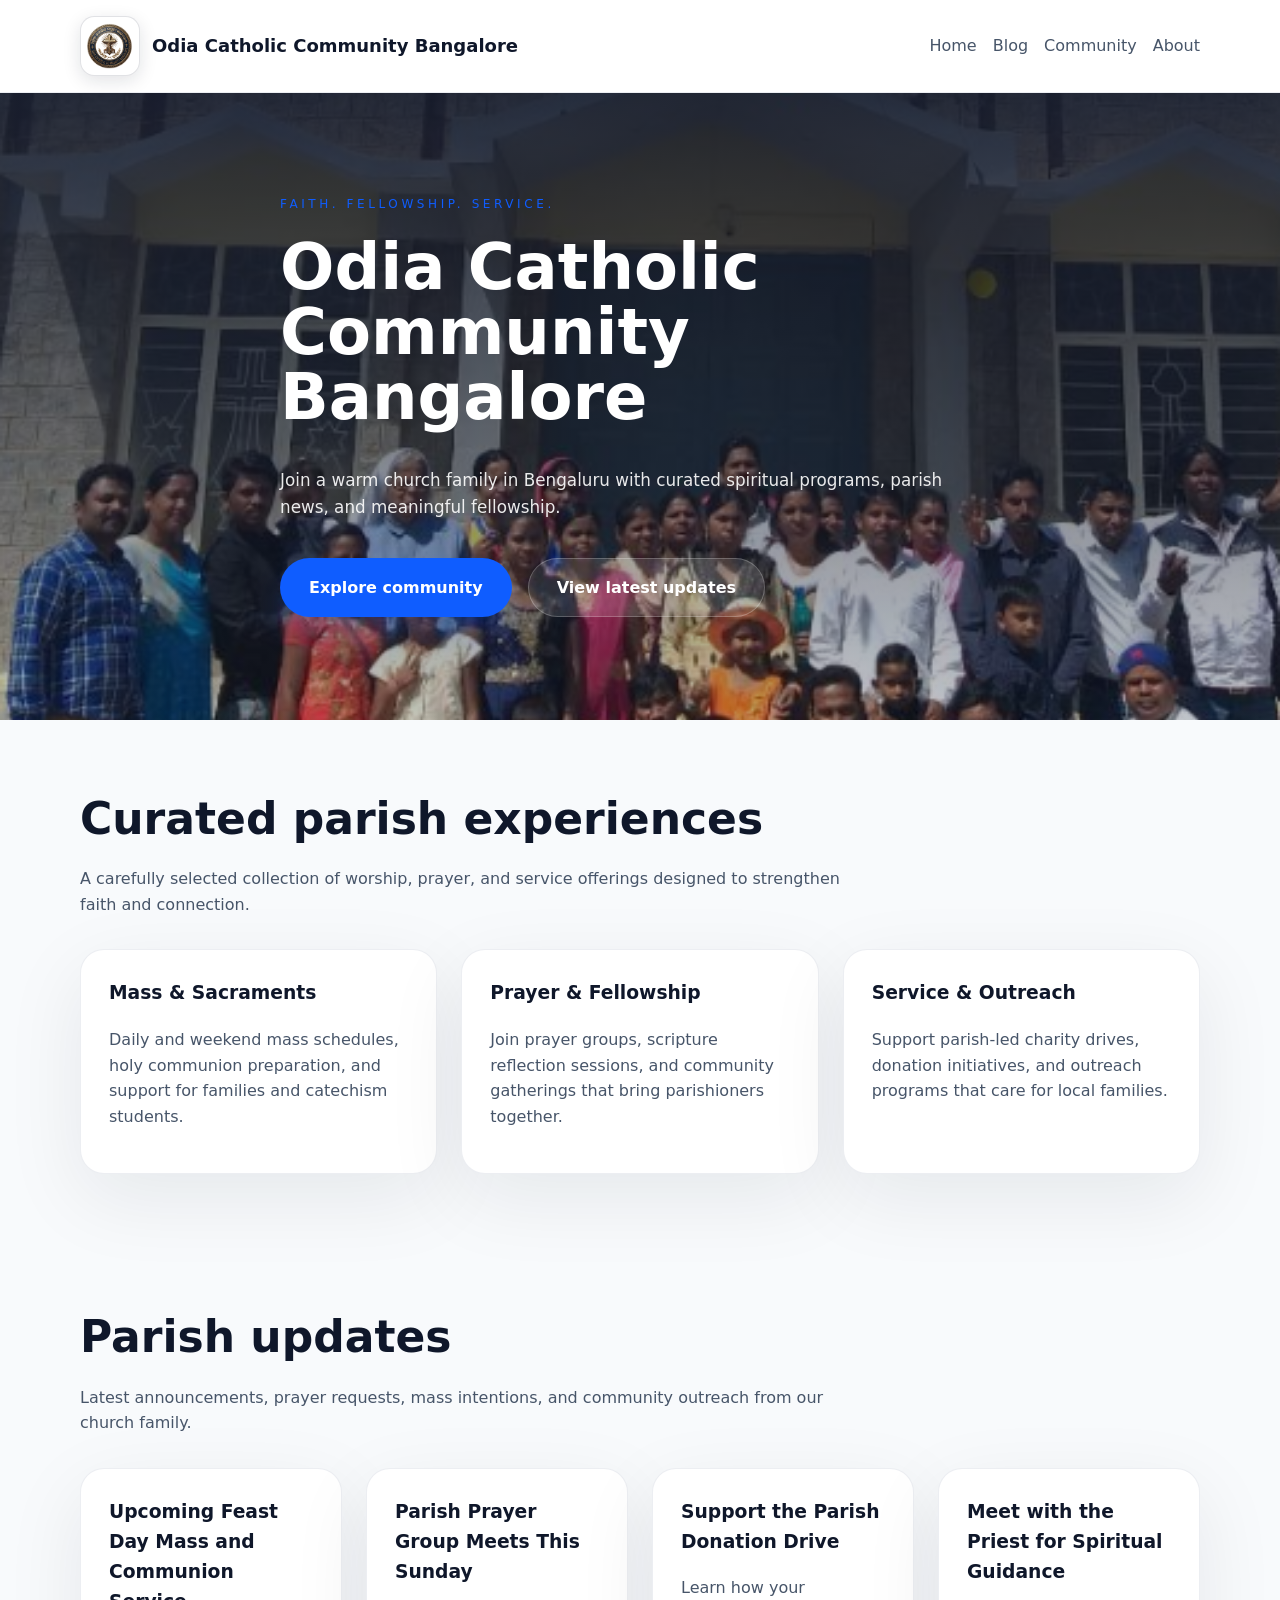
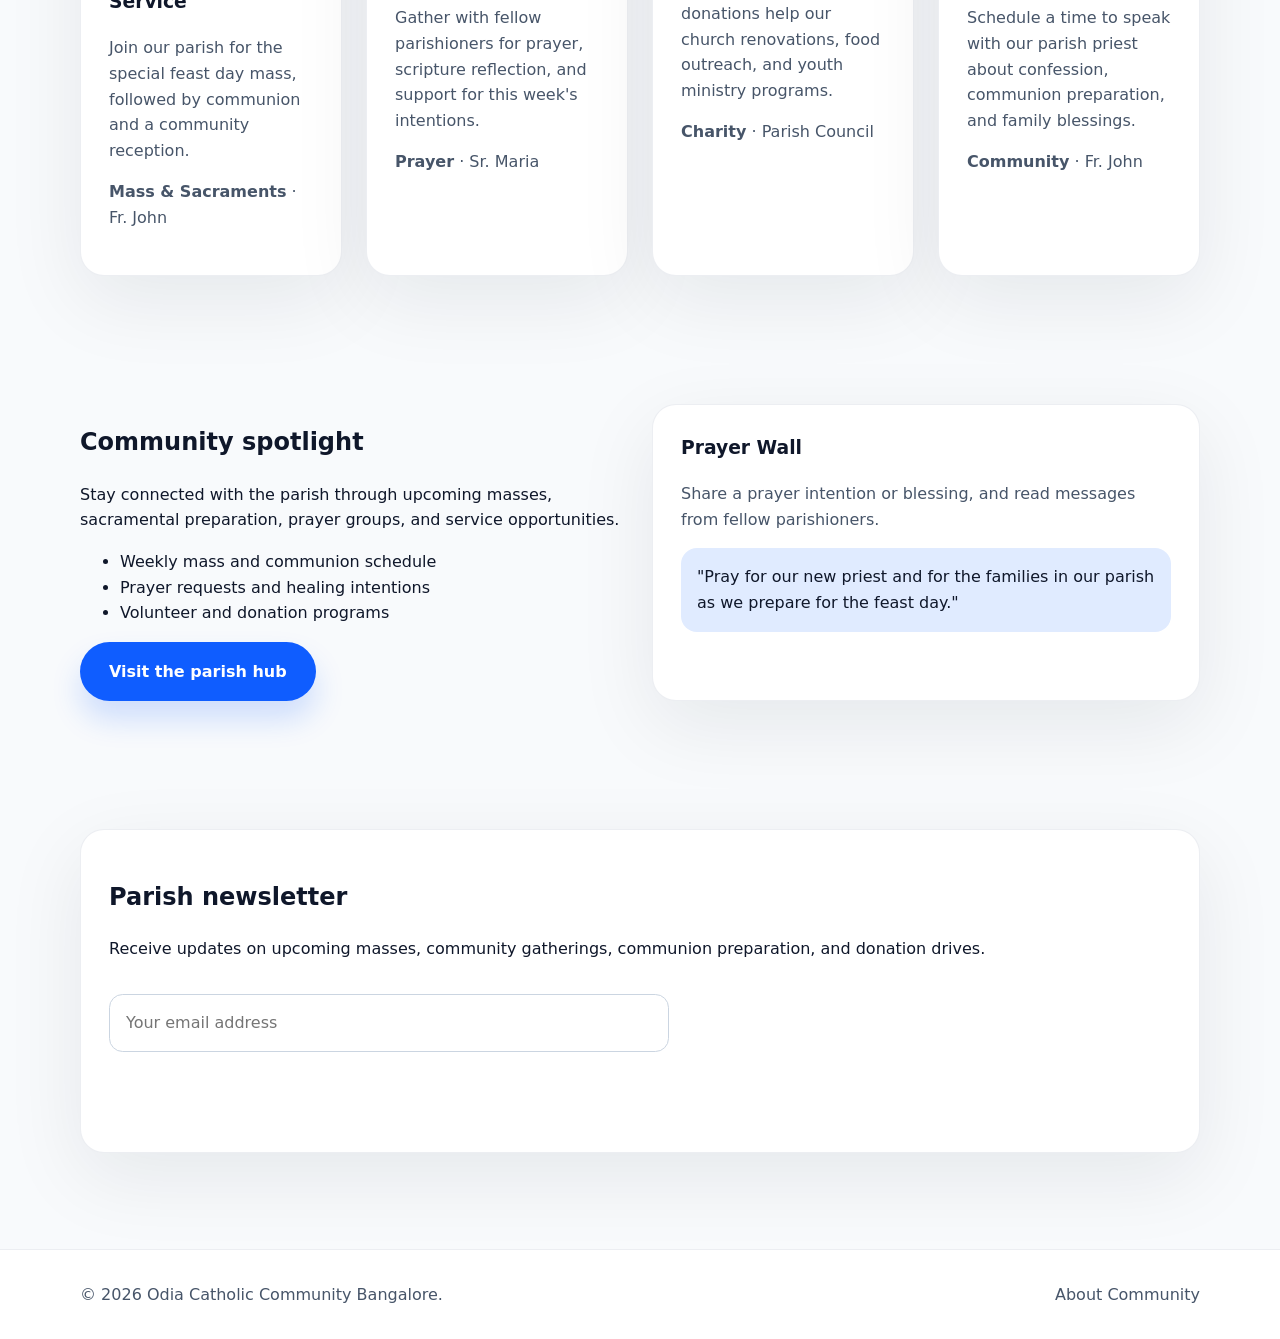
<file: index.html>
<!DOCTYPE html>
<html lang="en">
<head>
  <meta charset="UTF-8" />
  <meta name="viewport" content="width=device-width, initial-scale=1.0" />
  <title>Odia Catholic Community Bangalore</title>
  <link rel="stylesheet" href="css/styles.css" />
</head>
<body>
  <header class="site-header">
    <div class="container header-inner">
      <a class="brand" href="index.html"><img src="images/logo.png" alt="Odia Catholic Community Bangalore logo" class="brand-logo" /><span>Odia Catholic Community Bangalore</span></a>
      <nav class="site-nav">
        <a href="index.html">Home</a>
        <a href="blog.html">Blog</a>
        <a href="community.html">Community</a>
        <a href="about.html">About</a>
      </nav>
    </div>
  </header>

  <main>
    <section class="hero hero-image">
      <div class="container hero-content">
        <span class="eyebrow">Faith. Fellowship. Service.</span>
        <h1>Odia Catholic Community Bangalore</h1>
        <p>Join a warm church family in Bengaluru with curated spiritual programs, parish news, and meaningful fellowship.</p>
        <div class="hero-actions">
          <a class="button button-primary" href="community.html">Explore community</a>
          <a class="button button-secondary" href="blog.html">View latest updates</a>
        </div>
      </div>
    </section>

    <section class="section container curated-grid">
      <div class="section-header">
        <h2>Curated parish experiences</h2>
        <p>A carefully selected collection of worship, prayer, and service offerings designed to strengthen faith and connection.</p>
      </div>
      <div class="feature-grid">
        <article class="feature-card">
          <h3>Mass &amp; Sacraments</h3>
          <p>Daily and weekend mass schedules, holy communion preparation, and support for families and catechism students.</p>
        </article>
        <article class="feature-card">
          <h3>Prayer &amp; Fellowship</h3>
          <p>Join prayer groups, scripture reflection sessions, and community gatherings that bring parishioners together.</p>
        </article>
        <article class="feature-card">
          <h3>Service &amp; Outreach</h3>
          <p>Support parish-led charity drives, donation initiatives, and outreach programs that care for local families.</p>
        </article>
      </div>
    </section>

    <section class="section container" id="featured-posts">
      <div class="section-header">
        <h2>Parish updates</h2>
        <p>Latest announcements, prayer requests, mass intentions, and community outreach from our church family.</p>
      </div>
      <div class="cards" id="posts-preview"></div>
    </section>

    <section class="section container community-preview">
      <div class="grid-2">
        <div>
          <h2>Community spotlight</h2>
          <p>Stay connected with the parish through upcoming masses, sacramental preparation, prayer groups, and service opportunities.</p>
          <ul>
            <li>Weekly mass and communion schedule</li>
            <li>Prayer requests and healing intentions</li>
            <li>Volunteer and donation programs</li>
          </ul>
          <a class="button button-primary" href="community.html">Visit the parish hub</a>
        </div>
        <div class="feature-card">
          <h3>Prayer Wall</h3>
          <p>Share a prayer intention or blessing, and read messages from fellow parishioners.</p>
          <div class="community-card">
            <blockquote>"Pray for our new priest and for the families in our parish as we prepare for the feast day."</blockquote>
          </div>
        </div>
      </div>
    </section>

    <section class="section container newsletter-section">
      <div class="newsletter-card">
        <div>
          <h2>Parish newsletter</h2>
          <p>Receive updates on upcoming masses, community gatherings, communion preparation, and donation drives.</p>
        </div>
        <form id="newsletter-form" class="newsletter-form">
          <input type="email" id="newsletter-email" placeholder="Your email address" required />
          <button type="submit" class="button button-secondary">Subscribe</button>
        </form>
      </div>
    </section>
  </main>

  <footer class="site-footer">
    <div class="container footer-inner">
      <p>&copy; 2026 Odia Catholic Community Bangalore.</p>
      <nav>
        <a href="about.html">About</a>
        <a href="community.html">Community</a>
      </nav>
    </div>
  </footer>

  <script src="js/main.js"></script>
</body>
</html>
</file>
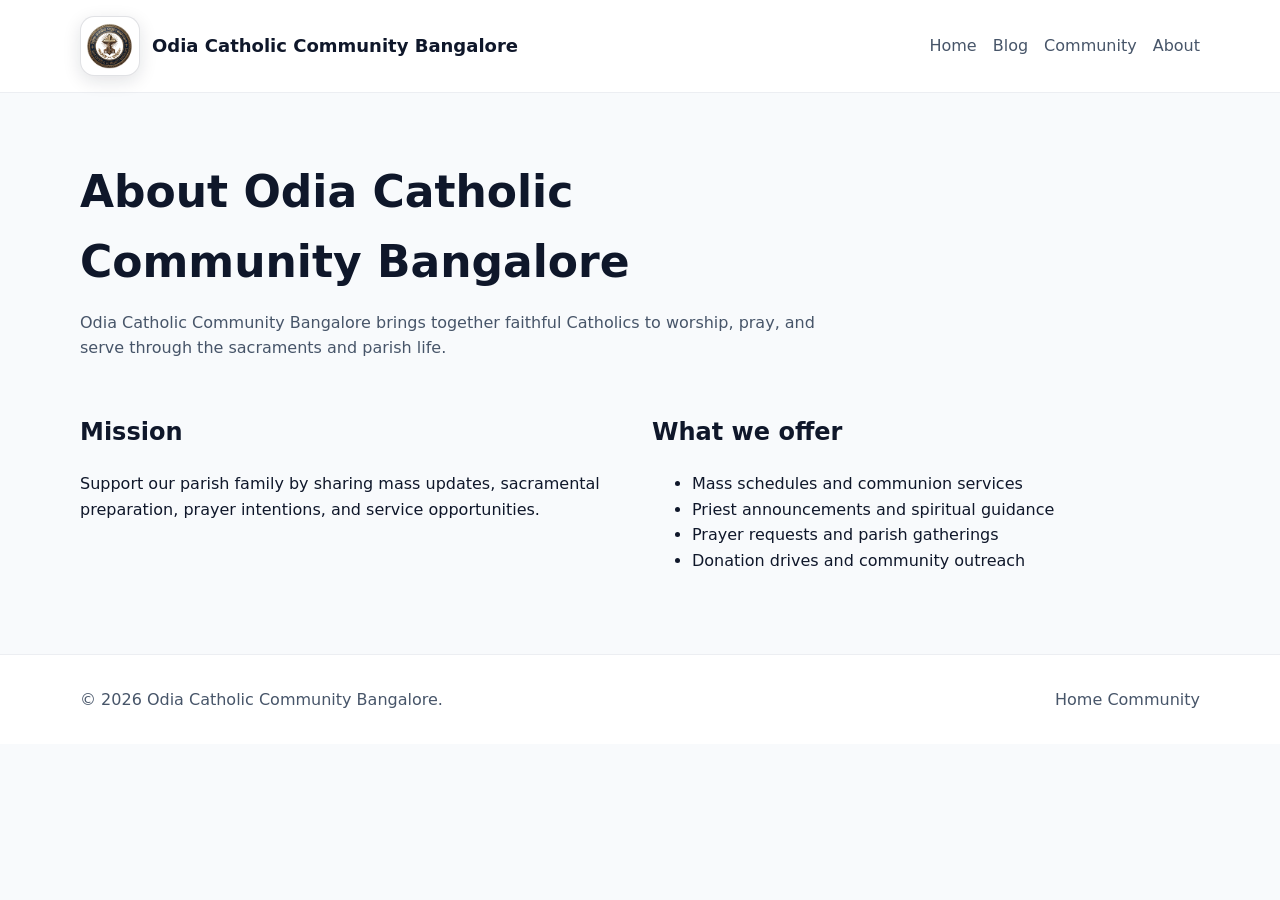
<file: about.html>
<!DOCTYPE html>
<html lang="en">
<head>
  <meta charset="UTF-8" />
  <meta name="viewport" content="width=device-width, initial-scale=1.0" />
  <title>About - Odia Catholic Community Bangalore</title>
  <link rel="stylesheet" href="css/styles.css" />
</head>
<body>
  <header class="site-header">
    <div class="container header-inner">
      <a class="brand" href="index.html"><img src="images/logo.png" alt="Odia Catholic Community Bangalore logo" class="brand-logo" /><span>Odia Catholic Community Bangalore</span></a>
      <nav class="site-nav">
        <a href="index.html">Home</a>
        <a href="blog.html">Blog</a>
        <a href="community.html">Community</a>
        <a href="about.html">About</a>
      </nav>
    </div>
  </header>

  <main class="container">
    <section class="section">
      <div class="section-header">
        <h1>About Odia Catholic Community Bangalore</h1>
        <p>Odia Catholic Community Bangalore brings together faithful Catholics to worship, pray, and serve through the sacraments and parish life.</p>
      </div>
      <div class="about-grid">
        <div>
          <h2>Mission</h2>
          <p>Support our parish family by sharing mass updates, sacramental preparation, prayer intentions, and service opportunities.</p>
        </div>
        <div>
          <h2>What we offer</h2>
          <ul>
            <li>Mass schedules and communion services</li>
            <li>Priest announcements and spiritual guidance</li>
            <li>Prayer requests and parish gatherings</li>
            <li>Donation drives and community outreach</li>
          </ul>
        </div>
      </div>
    </section>
  </main>

  <footer class="site-footer">
    <div class="container footer-inner">
      <p>&copy; 2026 Odia Catholic Community Bangalore.</p>
      <nav>
        <a href="index.html">Home</a>
        <a href="community.html">Community</a>
      </nav>
    </div>
  </footer>
</body>
</html>
</file>
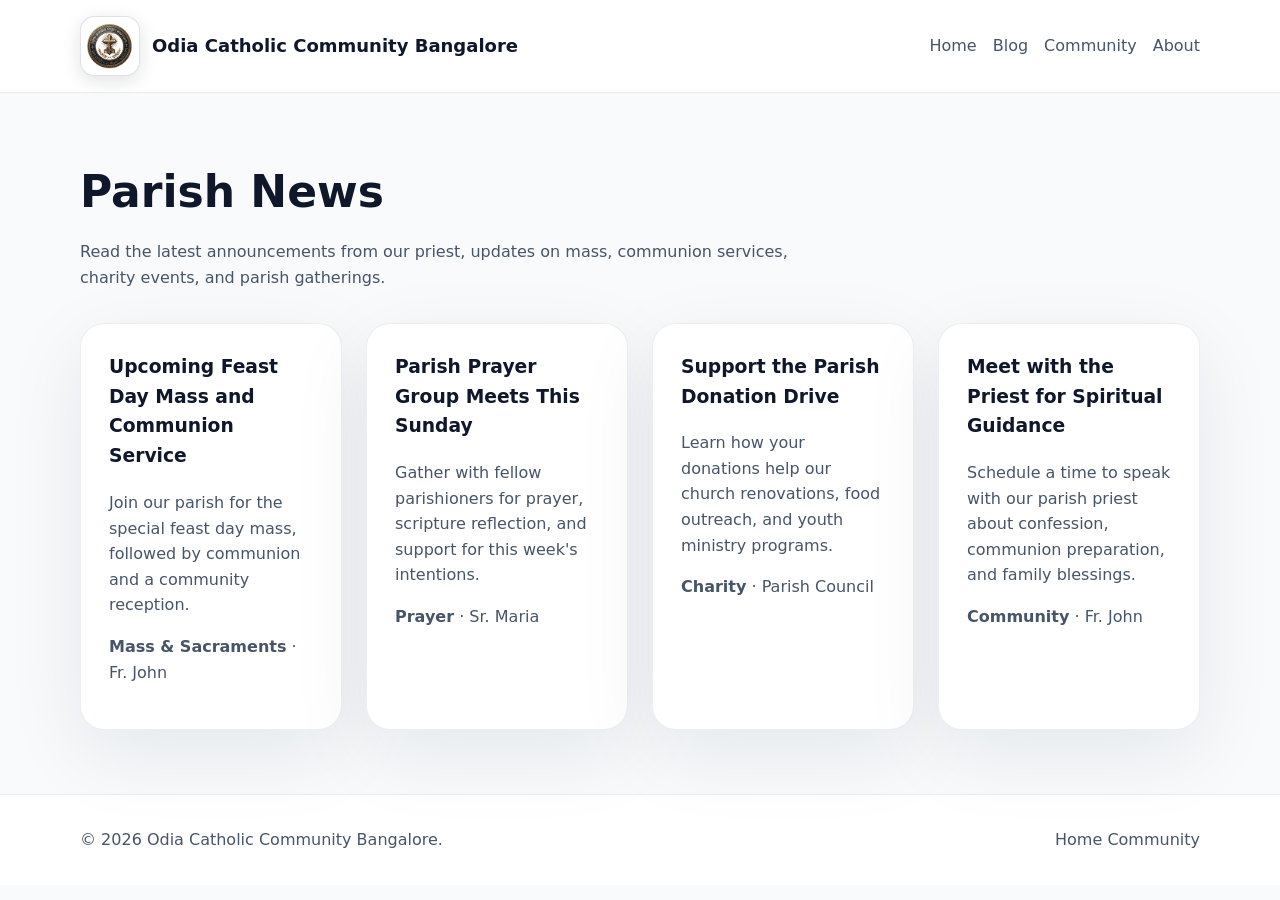
<file: blog.html>
<!DOCTYPE html>
<html lang="en">
<head>
  <meta charset="UTF-8" />
  <meta name="viewport" content="width=device-width, initial-scale=1.0" />
  <title>Blog - Odia Catholic Community Bangalore</title>
  <link rel="stylesheet" href="css/styles.css" />
</head>
<body>
  <header class="site-header">
    <div class="container header-inner">
      <a class="brand" href="index.html"><img src="images/logo.png" alt="Odia Catholic Community Bangalore logo" class="brand-logo" /><span>Odia Catholic Community Bangalore</span></a>
      <nav class="site-nav">
        <a href="index.html">Home</a>
        <a href="blog.html">Blog</a>
        <a href="community.html">Community</a>
        <a href="about.html">About</a>
      </nav>
    </div>
  </header>

  <main class="container">
    <section class="section">
      <div class="section-header">
        <h1>Parish News</h1>
        <p>Read the latest announcements from our priest, updates on mass, communion services, charity events, and parish gatherings.</p>
      </div>
      <div class="cards" id="blog-posts"></div>
    </section>
  </main>

  <footer class="site-footer">
    <div class="container footer-inner">
      <p>&copy; 2026 Odia Catholic Community Bangalore.</p>
      <nav>
        <a href="index.html">Home</a>
        <a href="community.html">Community</a>
      </nav>
    </div>
  </footer>

  <script src="js/main.js"></script>
</body>
</html>
</file>
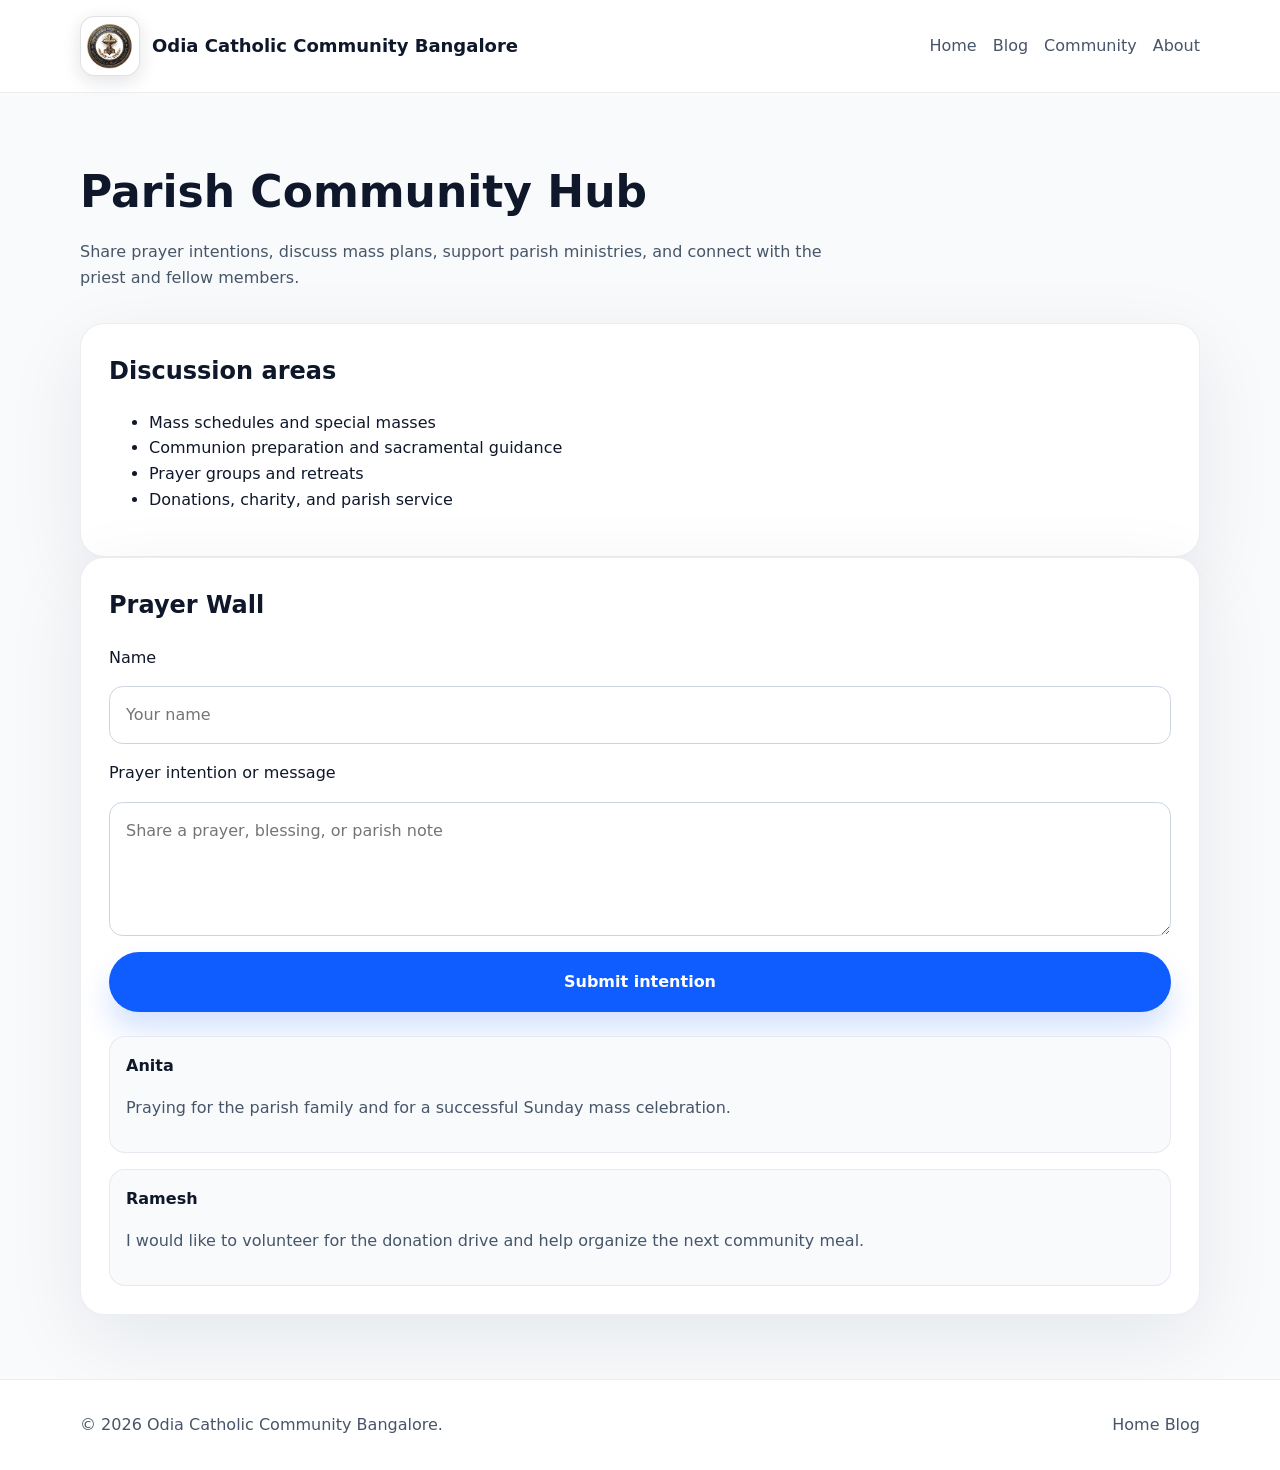
<file: community.html>
<!DOCTYPE html>
<html lang="en">
<head>
  <meta charset="UTF-8" />
  <meta name="viewport" content="width=device-width, initial-scale=1.0" />
  <title>Community - Odia Catholic Community Bangalore</title>
  <link rel="stylesheet" href="css/styles.css" />
</head>
<body>
  <header class="site-header">
    <div class="container header-inner">
      <a class="brand" href="index.html"><img src="images/logo.png" alt="Odia Catholic Community Bangalore logo" class="brand-logo" /><span>Odia Catholic Community Bangalore</span></a>
      <nav class="site-nav">
        <a href="index.html">Home</a>
        <a href="blog.html">Blog</a>
        <a href="community.html">Community</a>
        <a href="about.html">About</a>
      </nav>
    </div>
  </header>

  <main class="container">
    <section class="section">
      <div class="section-header">
        <h1>Parish Community Hub</h1>
        <p>Share prayer intentions, discuss mass plans, support parish ministries, and connect with the priest and fellow members.</p>
      </div>
      <div class="community-grid">
        <div class="community-panel">
          <h2>Discussion areas</h2>
          <ul>
            <li>Mass schedules and special masses</li>
            <li>Communion preparation and sacramental guidance</li>
            <li>Prayer groups and retreats</li>
            <li>Donations, charity, and parish service</li>
          </ul>
        </div>
        <div class="community-panel comments-panel">
          <h2>Prayer Wall</h2>
          <form id="comment-form" class="comment-form">
            <label for="comment-name">Name</label>
            <input type="text" id="comment-name" placeholder="Your name" required />
            <label for="comment-text">Prayer intention or message</label>
            <textarea id="comment-text" rows="4" placeholder="Share a prayer, blessing, or parish note" required></textarea>
            <button type="submit" class="button button-primary">Submit intention</button>
          </form>
          <div id="comment-list" class="comment-list"></div>
        </div>
      </div>
    </section>
  </main>

  <footer class="site-footer">
    <div class="container footer-inner">
      <p>&copy; 2026 Odia Catholic Community Bangalore.</p>
      <nav>
        <a href="index.html">Home</a>
        <a href="blog.html">Blog</a>
      </nav>
    </div>
  </footer>

  <script src="js/main.js"></script>
</body>
</html>
</file>
<file: css/styles.css>
:root {
  color-scheme: light;
  --bg: #f8fafc;
  --surface: #ffffff;
  --surface-strong: #eff6ff;
  --text: #0f172a;
  --muted: #475569;
  --brand: #0f5dff;
  --brand-soft: #e0ebff;
  --border: #cbd5e1;
  --shadow: 0 24px 80px rgba(15, 23, 42, 0.08);
}

* {
  box-sizing: border-box;
}

body {
  margin: 0;
  font-family: Inter, system-ui, -apple-system, BlinkMacSystemFont, "Segoe UI", sans-serif;
  background: var(--bg);
  color: var(--text);
  line-height: 1.6;
}

img {
  max-width: 100%;
}

button,
input,
textarea {
  font: inherit;
}

.container {
  width: min(1120px, calc(100% - 2rem));
  margin: 0 auto;
}

.site-header {
  background: rgba(255, 255, 255, 0.95);
  border-bottom: 1px solid rgba(148, 163, 184, 0.18);
  position: sticky;
  top: 0;
  z-index: 20;
}

.header-inner {
  display: flex;
  align-items: center;
  justify-content: space-between;
  gap: 1rem;
  padding: 1rem 0;
}

.brand {
  display: inline-flex;
  align-items: center;
  gap: 0.75rem;
  padding: 0;
  font-weight: 700;
  text-decoration: none;
  color: var(--text);
  font-size: 1.125rem;
}

.brand-logo {
  width: 3.75rem;
  height: 3.75rem;
  display: block;
  object-fit: cover;
  border-radius: 0.9rem;
  background: #ffffff;
  padding: 0.35rem;
  box-shadow: 0 5px 18px rgba(15, 23, 42, 0.12);
  border: 1px solid rgba(15, 23, 42, 0.12);
}

.brand span {
  display: inline-block;
  line-height: 1.1;
}

.site-nav {
  display: flex;
  flex-wrap: wrap;
  gap: 1rem;
}

.site-nav a,
footer nav a {
  color: var(--muted);
  text-decoration: none;
  transition: color 0.2s ease;
}

.site-nav a:hover,
footer nav a:hover {
  color: var(--text);
}

.hero {
  position: relative;
  padding: clamp(4rem, 8vw, 7rem) 0;
  min-height: 600px;
  display: flex;
  align-items: center;
  color: white;
  overflow: hidden;
}

.hero::before {
  content: "";
  position: absolute;
  inset: 0;
  background: linear-gradient(180deg, rgba(15, 23, 42, 0.88), rgba(15, 23, 42, 0.25));
  z-index: 1;
}

.hero-image {
  background: url("../images/hero.png") center/cover no-repeat;
}

.hero-content {
  position: relative;
  z-index: 2;
  display: grid;
  gap: 1.25rem;
  max-width: 720px;
}

.eyebrow {
  display: inline-block;
  text-transform: uppercase;
  letter-spacing: 0.3em;
  font-size: 0.75rem;
  color: var(--brand);
}

.hero h1 {
  margin: 0;
  font-size: clamp(2.75rem, 5vw, 4.25rem);
  line-height: 1.02;
}

.hero p {
  max-width: 44rem;
  color: rgba(255, 255, 255, 0.9);
  font-size: 1.05rem;
}

.hero-actions {
  display: flex;
  flex-wrap: wrap;
  gap: 1rem;
}

.button {
  display: inline-flex;
  align-items: center;
  justify-content: center;
  padding: 1rem 1.75rem;
  border-radius: 999px;
  border: 1px solid transparent;
  text-decoration: none;
  font-weight: 600;
  transition: transform 0.2s ease, box-shadow 0.2s ease, background-color 0.2s ease;
}

.button:hover {
  transform: translateY(-1px);
}

.button-primary {
  background: var(--brand);
  color: white;
  box-shadow: 0 18px 30px rgba(15, 93, 255, 0.18);
}

.button-secondary {
  background: rgba(255, 255, 255, 0.12);
  color: white;
  border-color: rgba(255, 255, 255, 0.22);
}

.section {
  padding: 4rem 0;
}

.section-header {
  max-width: 48rem;
  margin-bottom: 2rem;
}

.section-header h2,
.section-header h1 {
  margin: 0 0 0.75rem;
  font-size: clamp(2rem, 4vw, 2.75rem);
}

.section-header p {
  margin: 0;
  color: var(--muted);
}

.cards {
  display: grid;
  gap: 1.5rem;
  grid-template-columns: repeat(auto-fit, minmax(240px, 1fr));
}

.feature-grid {
  display: grid;
  gap: 1.5rem;
  grid-template-columns: repeat(auto-fit, minmax(240px, 1fr));
}

.card,
.feature-card,
.community-panel,
.newsletter-card {
  background: var(--surface);
  border: 1px solid rgba(148, 163, 184, 0.18);
  border-radius: 1.5rem;
  padding: 1.75rem;
  box-shadow: var(--shadow);
}

.feature-card {
  min-height: 220px;
}

.card h3,
.feature-card h3,
.community-panel h2 {
  margin-top: 0;
}

.card p,
.feature-card p,
.community-panel p,
.comment-list p {
  color: var(--muted);
}

.grid-2 {
  display: grid;
  gap: 1.5rem;
  grid-template-columns: minmax(0, 1fr) minmax(0, 1fr);
}

.community-card {
  background: var(--brand-soft);
  border-radius: 1rem;
  padding: 1rem;
}

.community-card blockquote {
  margin: 0;
  color: var(--text);
}

.newsletter-section {
  padding-bottom: 6rem;
}

.newsletter-card {
  display: flex;
  flex-wrap: wrap;
  align-items: center;
  gap: 1rem;
  justify-content: space-between;
}

.newsletter-form {
  display: grid;
  gap: 0.75rem;
  width: min(100%, 35rem);
}

input,
textarea {
  width: 100%;
  border: 1px solid var(--border);
  border-radius: 0.85rem;
  padding: 0.95rem 1rem;
  background: white;
  color: var(--text);
}

input:focus,
textarea:focus {
  outline: 2px solid rgba(59, 130, 246, 0.35);
  outline-offset: 2px;
}

.comment-form {
  display: grid;
  gap: 1rem;
}

.comment-list {
  margin-top: 1.5rem;
  display: grid;
  gap: 1rem;
}

.comment-card {
  padding: 1rem;
  border-radius: 1rem;
  border: 1px solid rgba(148, 163, 184, 0.18);
  background: #f8fafc;
}

.comment-card strong {
  display: block;
  margin-bottom: 0.5rem;
}

.about-grid {
  display: grid;
  gap: 1.5rem;
  grid-template-columns: repeat(auto-fit, minmax(240px, 1fr));
}

.site-footer {
  padding: 2rem 0;
  background: #ffffff;
  border-top: 1px solid rgba(148, 163, 184, 0.18);
}

.footer-inner {
  display: flex;
  flex-wrap: wrap;
  justify-content: space-between;
  gap: 1rem;
  align-items: center;
}

footer p {
  margin: 0;
  color: var(--muted);
}

@media (max-width: 768px) {
  .header-inner,
  .footer-inner,
  .grid-2,
  .newsletter-card {
    flex-direction: column;
    align-items: stretch;
  }

  .site-nav {
    justify-content: center;
  }
}
</file>
